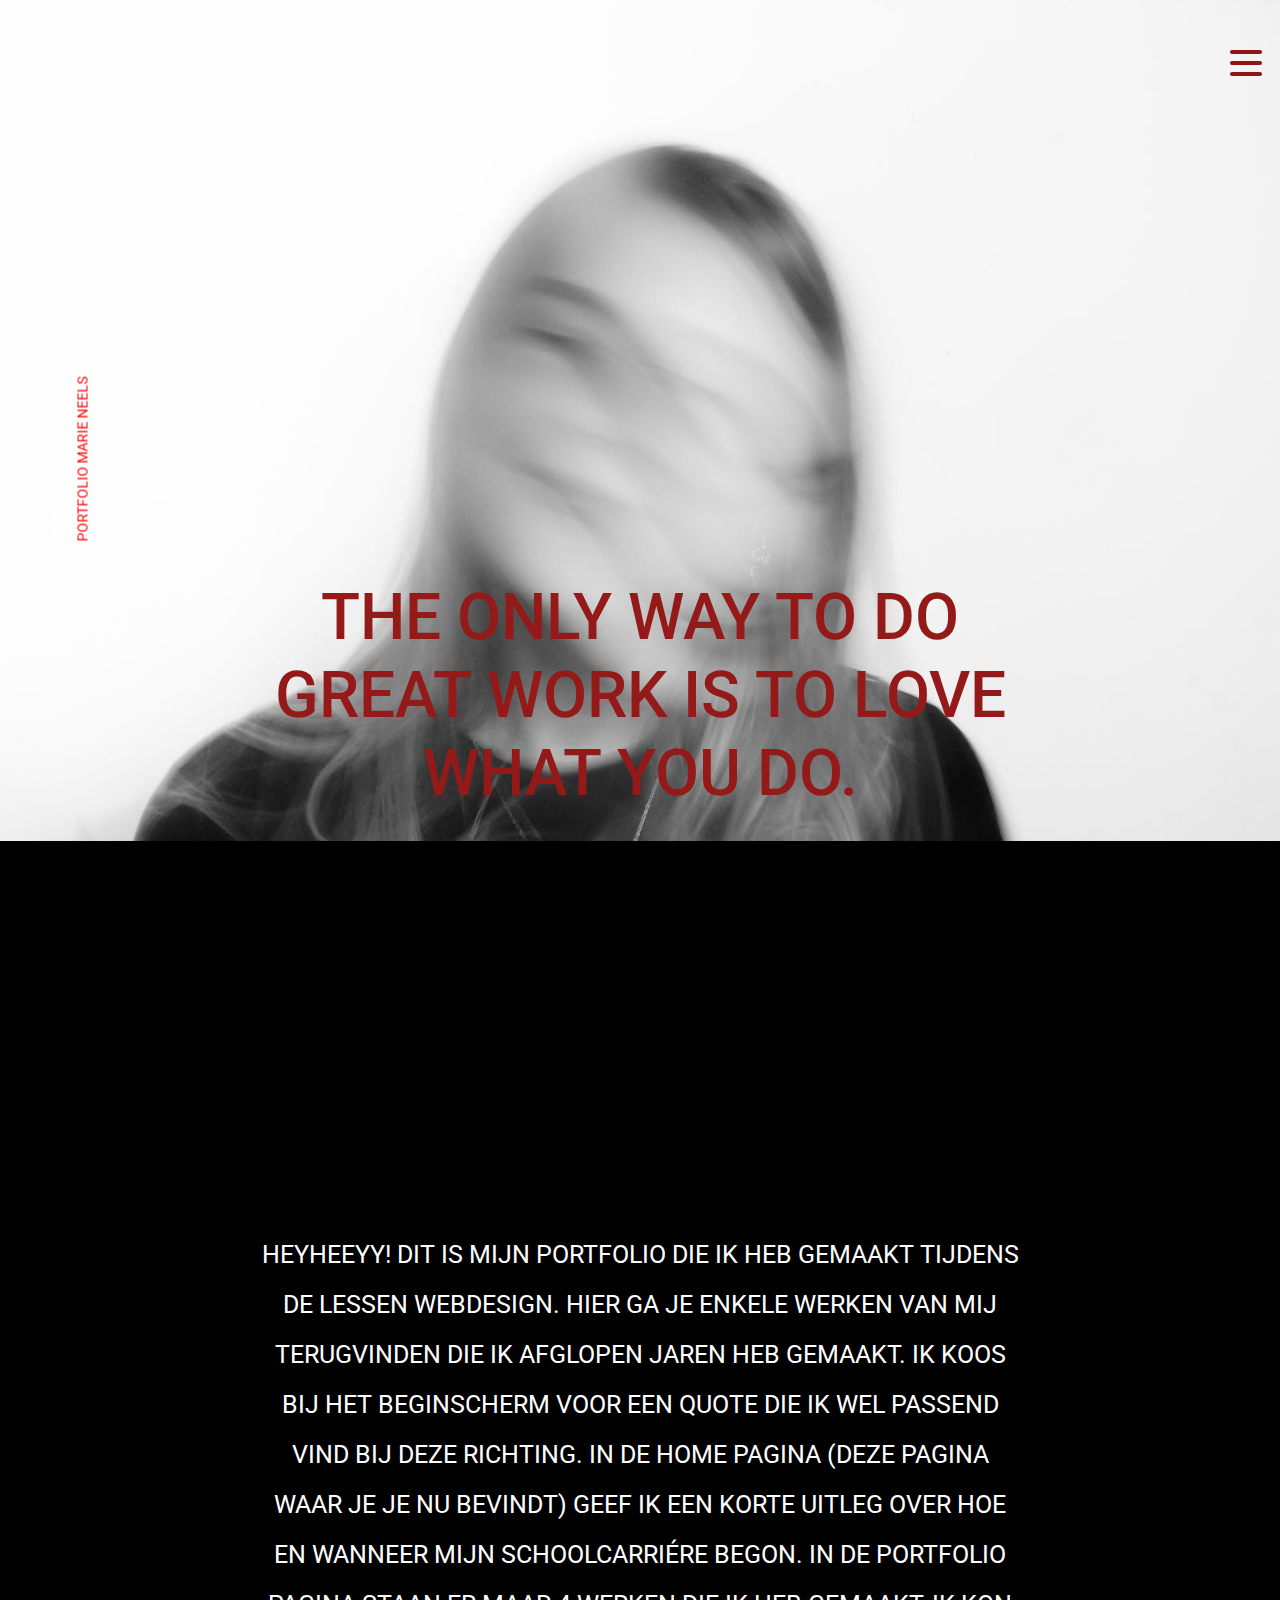
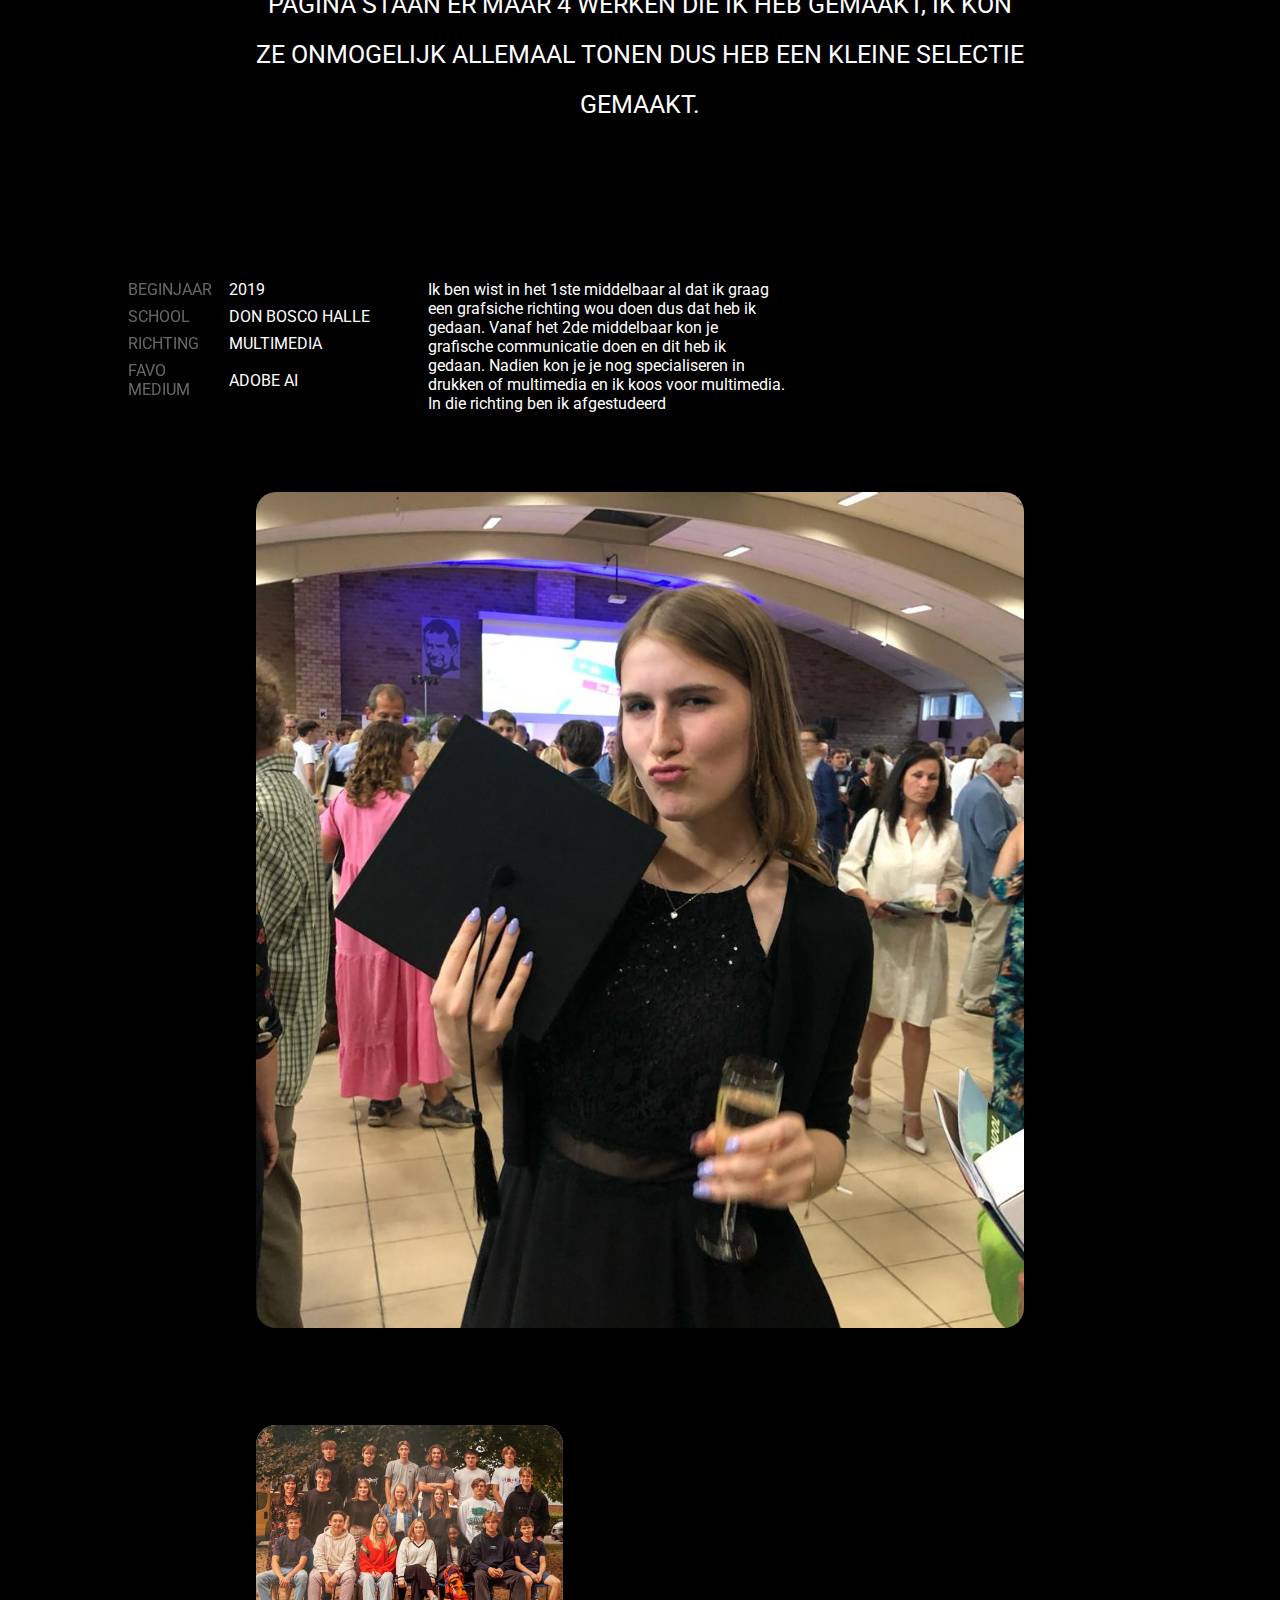
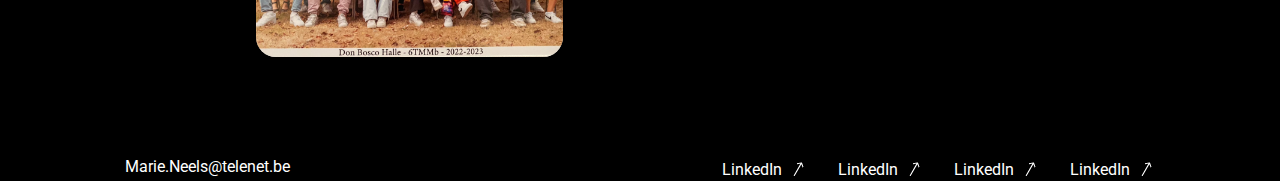
<file: index.html>
<!DOCTYPE html>
<html lang="en">

<head>
  <meta charset="UTF-8" />
  <meta name="viewport" content="width=device-width, initial-scale=1.0" />
  <title>Portfolio</title>
  <link rel="stylesheet" href="style.css" />
</head>

<body>

  <header>
    <span class="back-button">
      <img src="./assets/1280 Portfolio/Icons/Arrow.svg" alt="Back arrow" />
      <a href="./index.html"></a>
    </span>

    <nav>
      <div class="nav-container">
        <input class="checkbox" type="checkbox" name="" id="" />
        <div class="hamburger-lines">
          <span class="line line1"></span>
          <span class="line line2"></span>
          <span class="line line3"></span>
        </div>
        <div class="menu-items">
          <div>

            <li><a href="./pages/portfolio.html">portfolio</a></li>
            <li><a href="./pages/contact.html">contact</a></li>
          </div>

        </div>
      </div>
    </nav>
  </header>
  <aside>
    <h2 class="side-title">Portfolio Marie Neels</h2>
  </aside>

  <main>
    
    <div class="hero">
      <div class="hero-text-wrapper">
        <p class="hero-text">
          The only way to do great work is to love what you do.</p>
      </div>
      <img class="hero-background-image" src="./assets/Foto.jpeg" alt="">
    </div>
    <div class="uitleg-page">
      <p>Heyheeyy! Dit is mijn portfolio die ik heb gemaakt tijdens de lessen webdesign. Hier ga je enkele werken van
        mij terugvinden die ik afglopen jaren heb gemaakt. Ik koos bij het beginscherm voor een quote die ik wel passend
        vind bij deze richting.
      In de home pagina (deze pagina waar je je nu bevindt) geef ik een korte uitleg over hoe en wanneer mijn schoolcarriére begon.
    In de portfolio pagina staan er maar 4 werken die ik heb gemaakt, ik kon ze onmogelijk allemaal tonen dus heb een kleine selectie gemaakt.</p>
    </div>

    <div class="painting-information red">
      <div class="painting-title">
        <div class="title-row">
          <div class="title-column-1">Beginjaar</div>
          <div class="title-column-2">2019</div>
        </div>
        <div class="title-row">
          <div class="title-column-1">School</div>
          <div class="title-column-2">Don Bosco Halle</div>
        </div>
        <div class="title-row">
          <div class="title-column-1">richting</div>
          <div class="title-column-2">multimedia</div>
        </div>
        <div class="title-row">
          <div class="title-column-1">Favo medium</div>
          <div class="title-column-2">Adobe AI</div>
        </div>
      </div>
      <div class="painting-discription">
        <p>Ik ben wist in het 1ste middelbaar al dat ik graag een grafsiche richting wou doen dus dat heb ik gedaan.
          Vanaf het 2de middelbaar kon je grafische communicatie doen en dit heb ik gedaan. Nadien kon je je nog
          specialiseren in drukken of multimedia en ik koos voor multimedia. In die richting ben ik afgestudeerd</p>
      </div>
    </div>

    <div class="images-main">
      <div class="image-center">
        <img src="assets/WhatsApp Image 2024-01-10 at 12.50.17.jpeg" alt="">
      </div>

      <div class="image-left">
        <img src="assets/WhatsApp Image 2024-01-10 at 12.53.07.jpeg" alt="">
      </div>


    </div>

   























  </main>
  <footer>
    <!--div staat voor division-->
    <div class="div footer-left">
      Marie.Neels@telenet.be
    </div>
    <div class="div footer-right">
      <span class="footer-element">
        <span>LinkedIn</span>
        <img src="./assets/1280 Portfolio/Icons/Arrow.svg" alt="">
      </span>
      <span class="footer-element">
        <span>LinkedIn</span>
        <img src="./assets/1280 Portfolio/Icons/Arrow.svg" alt="">
      </span>
      <span class="footer-element">
        <span>LinkedIn</span>
        <img src="./assets/1280 Portfolio/Icons/Arrow.svg" alt="">
      </span>
      <span class="footer-element">
        <span>LinkedIn</span>
        <img src="./assets/1280 Portfolio/Icons/Arrow.svg" alt="">
      </span>
    </div>
  </footer>
</body>

</html>
</file>
<file: style.css>
@import url("http://fonts.googleapis.com/css?family=Roboto");

:root {
  --clr-primary-text: rgb(255, 255, 255);
  --clr-primary-background: rgb(0, 0, 0);
}

/* zet box-sizing border box op alles */
*,
*::before,
*::after {
  box-sizing: border-box;
  margin: 0;
  padding: 0;
}

img {
  max-width: 100%;
  display: block;
}

a {
  color: inherit;
  text-decoration: none;
}

/* kleurschema aanpassen */
html {
  /* dit kunnen we gebruiken om te kijken naar de gebruiker */
  /* color-scheme: light dark; */
  color-scheme: dark;
  font-family: "Roboto", sans-serif;
}

body {
  overflow-x: hidden;
  background: var(--clr-primary-background);
}

header {
  display: flex;
  width: 100%;
  justify-content: space-between;
  align-items: center;
  padding: 25px 50px;
  height: 100px;
}

nav {
  display: flex;
  align-items: center;
  gap: 16px;
}

.back-button {
  display: flex;
  align-items: center;
  gap: 16px;
  text-transform: uppercase;
  color: #931414;
}

.side-title {
  transform: rotate(-90deg);
  color: red;
  text-align: center;
  /* Portfolio thumbnails - 14/18 AA */
  font-size: 14px;
  font-style: normal;
  font-weight: 400;
  line-height: 18px; /* 128.571% */
  text-transform: uppercase;
  /* positioneer naar links midden */
  position: fixed;
  left: 0;
  top: 50vh;
}

.hero{
  width: 100%; 
  height: 100vh;
  position: relative;
  top: -110px;
}

.hero-text-wrapper{
  width: 100%;
  height: 100%;
  display: flex;
  justify-content: center;
  align-items: center;
}

.hero-text {
  width: 800px;
  color: rgb(148, 25, 25);
  text-align: center;
  /* H2 - 64/78 - AA */
  font-size: 64px;
  font-style: normal;
  font-weight: 500;
  line-height: 78px; /* 121.875% */
  text-transform: uppercase;
  padding-top: 40%;
}
.hero-text:hover{
  color: rgb(0, 0, 0);
  font-family:cursive
}
.hero-background-image{
  position: absolute;
  top: 0;
  right: 0;
  width: 100%;
  z-index: -1;
  
}

/* Hamburger menu css */

.nav-container {
  display: flex;
  justify-content: space-between;
  align-items: center;
  overflow: hidden;
}

.navbar .menu-items {
  display: flex;
}

.nav-container li {
  list-style: none;
}

.nav-container a {
  text-decoration: none;
  color: #ffffff;
  font-weight: 500;
  font-size: 1.2rem;
  padding: 0.7rem;
}

.nav-container a:hover{
    font-weight: bolder;
}

.nav-container {
  display: block;
}

.nav-container .checkbox {
  position: absolute;
  display: block;
  height: 32px;
  width: 32px;
  z-index: 5;
  opacity: 0;
  cursor: pointer;
}

.nav-container .hamburger-lines {
  display: block;
  height: 26px;
  width: 32px;
  position: absolute;
  z-index: 2;
  display: flex;
  flex-direction: column;
  justify-content: space-between;
  z-index: 2;
}

.nav-container .hamburger-lines .line {
  display: block;
  height: 4px;
  width: 100%;
  border-radius: 10px;
  background: #931414;
}

.nav-container .hamburger-lines .line1 {
  transform-origin: 0% 0%;
  transition: transform 0.4s ease-in-out;
}

.nav-container .hamburger-lines .line2 {
  transition: transform 0.2s ease-in-out;
}

.nav-container .hamburger-lines .line3 {
  transform-origin: 0% 100%;
  transition: transform 0.4s ease-in-out;
}

.menu-items {
  transform: translate(100vw);
  display: flex;
  flex-direction: column;
  transition: transform 0.5s ease-in-out;
  text-align: center;
}

.menu-items{
  position: absolute;
  width: 100vw;
  height: 100vh;
  z-index: 1;
  background: rgba(0, 0, 0, 0.498);
  background: radial-gradient(circle, rgba(0, 0, 0, 0.737) 0%,rgba(0, 0, 0, 0.737) 25%, rgba(0,0,0,0) 100%);
  top: 0;
  left: 0;
  display: flex;
  justify-content: center;
  align-items: center;
}

.menu-items li {
  margin-bottom: 1.2rem;
  font-size: 2.5rem;
  font-weight: 500;
}

.logo {
  position: absolute;
  top: 5px;
  right: 15px;
  font-size: 1.2rem;
  color: #0e2431;
}

.nav-container input[type="checkbox"]:checked ~ .menu-items {
  transform: translateX(0);
}

.nav-container input[type="checkbox"]:checked ~ .hamburger-lines .line1 {
  transform: rotate(45deg);
}

.nav-container input[type="checkbox"]:checked ~ .hamburger-lines .line2 {
  transform: scaleY(0);
}

.nav-container input[type="checkbox"]:checked ~ .hamburger-lines .line3 {
  transform: rotate(-45deg);
}

.nav-container input[type="checkbox"]:checked ~ .logo{
  display: none;
}


/*painting information*/

.painting-information{
  width: 80vw;
  min-width: 300px;
  height: 150px;
  margin: auto;
  margin-top: 150px;
display: flex;

}

.painting-title{
  display: inline-flex;
  flex-direction: column;
  align-items: center;
  gap: 8px;
  width: 25%;
  min-width: 300px;
}

.title-row{
  display: flex;
  align-items: center;
  gap: 8px;
  width: 100%;
}

.title-column-1{
  text-transform: uppercase;
  opacity: 0.4;
  width: 35%;
}

.title-column-2{
  text-transform: uppercase;
  width: 75%;
}

.painting-discription{
  width: 35%;
}

.images-main{
  width: 60%;
 
  margin:auto;
 
}


.image-center{
  width: 100%;
height: 780px;
margin-top: 8%;
flex-shrink: 0;
}

.image-center img{
  width: 100%;

 border-radius: 20px;
}

.image-left{
  width: 40%;
  flex-shrink: 0;
  margin-top: 20%
}


.image-left img{

flex-shrink: 0;
border-radius: 20px;
background: #C4C4C4;
}


.uitleg-page{
width: 60%;
 margin-left: 20%;
 text-align: center;
 margin-top: 18%;
 text-transform: uppercase;
 font-size: 25px;
 line-height: 2em;
}









footer{
display: flex;
width: 100%;
height: 24px;
padding-right: 0.147px;
justify-content: space-around;
align-items: center;
gap: 46px;
flex-shrink: 0;
margin-top: 100px;
}

.footer-left{
width: 300px;
height: 24px;
flex-shrink: 0;
}

.footer-right{
  display: flex;
  align-items: center;
  gap: 32px;
}

.footer-element{
  display: flex;
  align-items: center;
  gap: 8px;
}

.footer-element img{
  rotate: 120deg;
}
</file>
